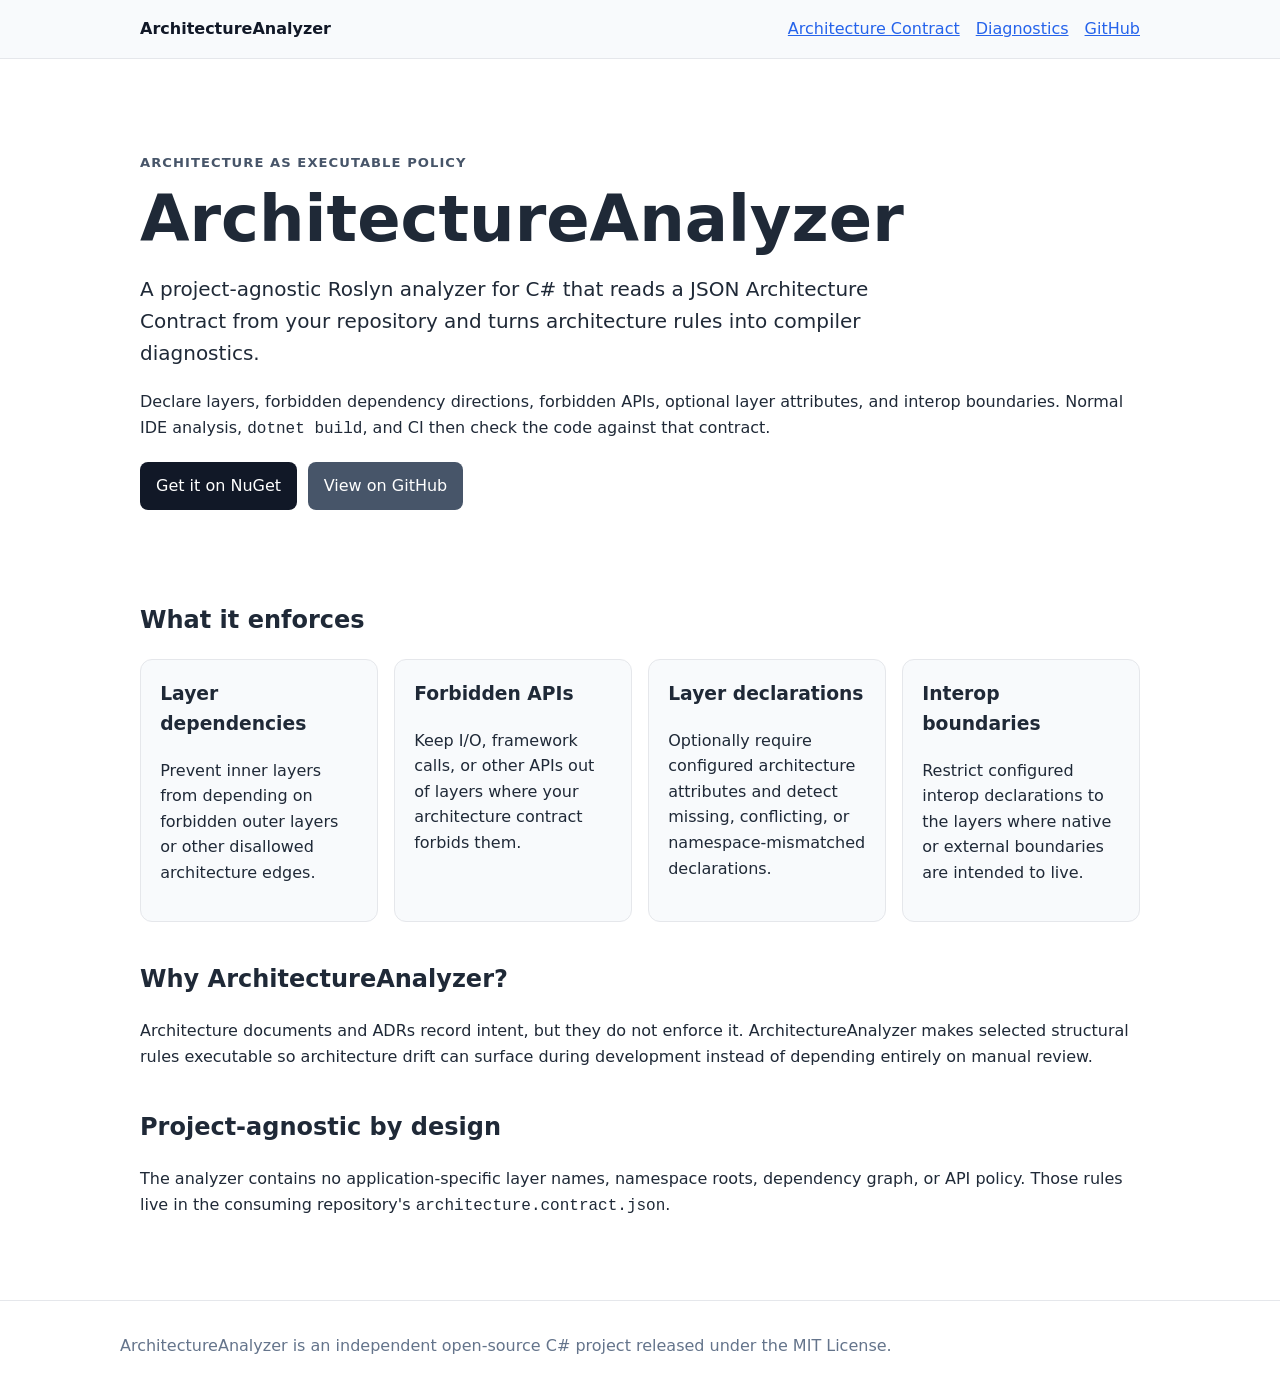
<file: docs/index.html>
<!doctype html>
<html lang="en">
<head>
  <meta charset="utf-8">
  <meta name="viewport" content="width=device-width, initial-scale=1">
  <title>ArchitectureAnalyzer | C# Roslyn Analyzer for Enforcing Software Architecture</title>
  <meta name="description" content="ArchitectureAnalyzer is an open-source C# Roslyn analyzer that enforces architecture contracts, dependency directions, forbidden APIs, layer declarations, and interop boundaries at build time.">
  <link rel="canonical" href="https://mao2009.github.io/ArchitectureAnalyzer/">
  <link rel="stylesheet" href="assets/site.css">
</head>
<body>
<header><nav><a class="brand" href="./">ArchitectureAnalyzer</a><span><a href="contract.html">Architecture Contract</a><a href="diagnostics.html">Diagnostics</a><a href="https://github.com/mao2009/ArchitectureAnalyzer">GitHub</a></span></nav></header>
<main>
<section class="hero"><p class="eyebrow">Architecture as executable policy</p><h1>ArchitectureAnalyzer</h1><p class="lead">A project-agnostic Roslyn analyzer for C# that reads a JSON Architecture Contract from your repository and turns architecture rules into compiler diagnostics.</p><p>Declare layers, forbidden dependency directions, forbidden APIs, optional layer attributes, and interop boundaries. Normal IDE analysis, <code>dotnet build</code>, and CI then check the code against that contract.</p><p><a class="button" href="https://www.nuget.org/packages/loach.ArchitectureAnalyzer">Get it on NuGet</a> <a class="button secondary" href="https://github.com/mao2009/ArchitectureAnalyzer">View on GitHub</a></p></section>
<section><h2>What it enforces</h2><div class="grid"><article><h3>Layer dependencies</h3><p>Prevent inner layers from depending on forbidden outer layers or other disallowed architecture edges.</p></article><article><h3>Forbidden APIs</h3><p>Keep I/O, framework calls, or other APIs out of layers where your architecture contract forbids them.</p></article><article><h3>Layer declarations</h3><p>Optionally require configured architecture attributes and detect missing, conflicting, or namespace-mismatched declarations.</p></article><article><h3>Interop boundaries</h3><p>Restrict configured interop declarations to the layers where native or external boundaries are intended to live.</p></article></div></section>
<section><h2>Why ArchitectureAnalyzer?</h2><p>Architecture documents and ADRs record intent, but they do not enforce it. ArchitectureAnalyzer makes selected structural rules executable so architecture drift can surface during development instead of depending entirely on manual review.</p></section>
<section><h2>Project-agnostic by design</h2><p>The analyzer contains no application-specific layer names, namespace roots, dependency graph, or API policy. Those rules live in the consuming repository's <code>architecture.contract.json</code>.</p></section>
</main>
<footer><p>ArchitectureAnalyzer is an independent open-source C# project released under the MIT License.</p></footer>
</body>
</html>
</file>
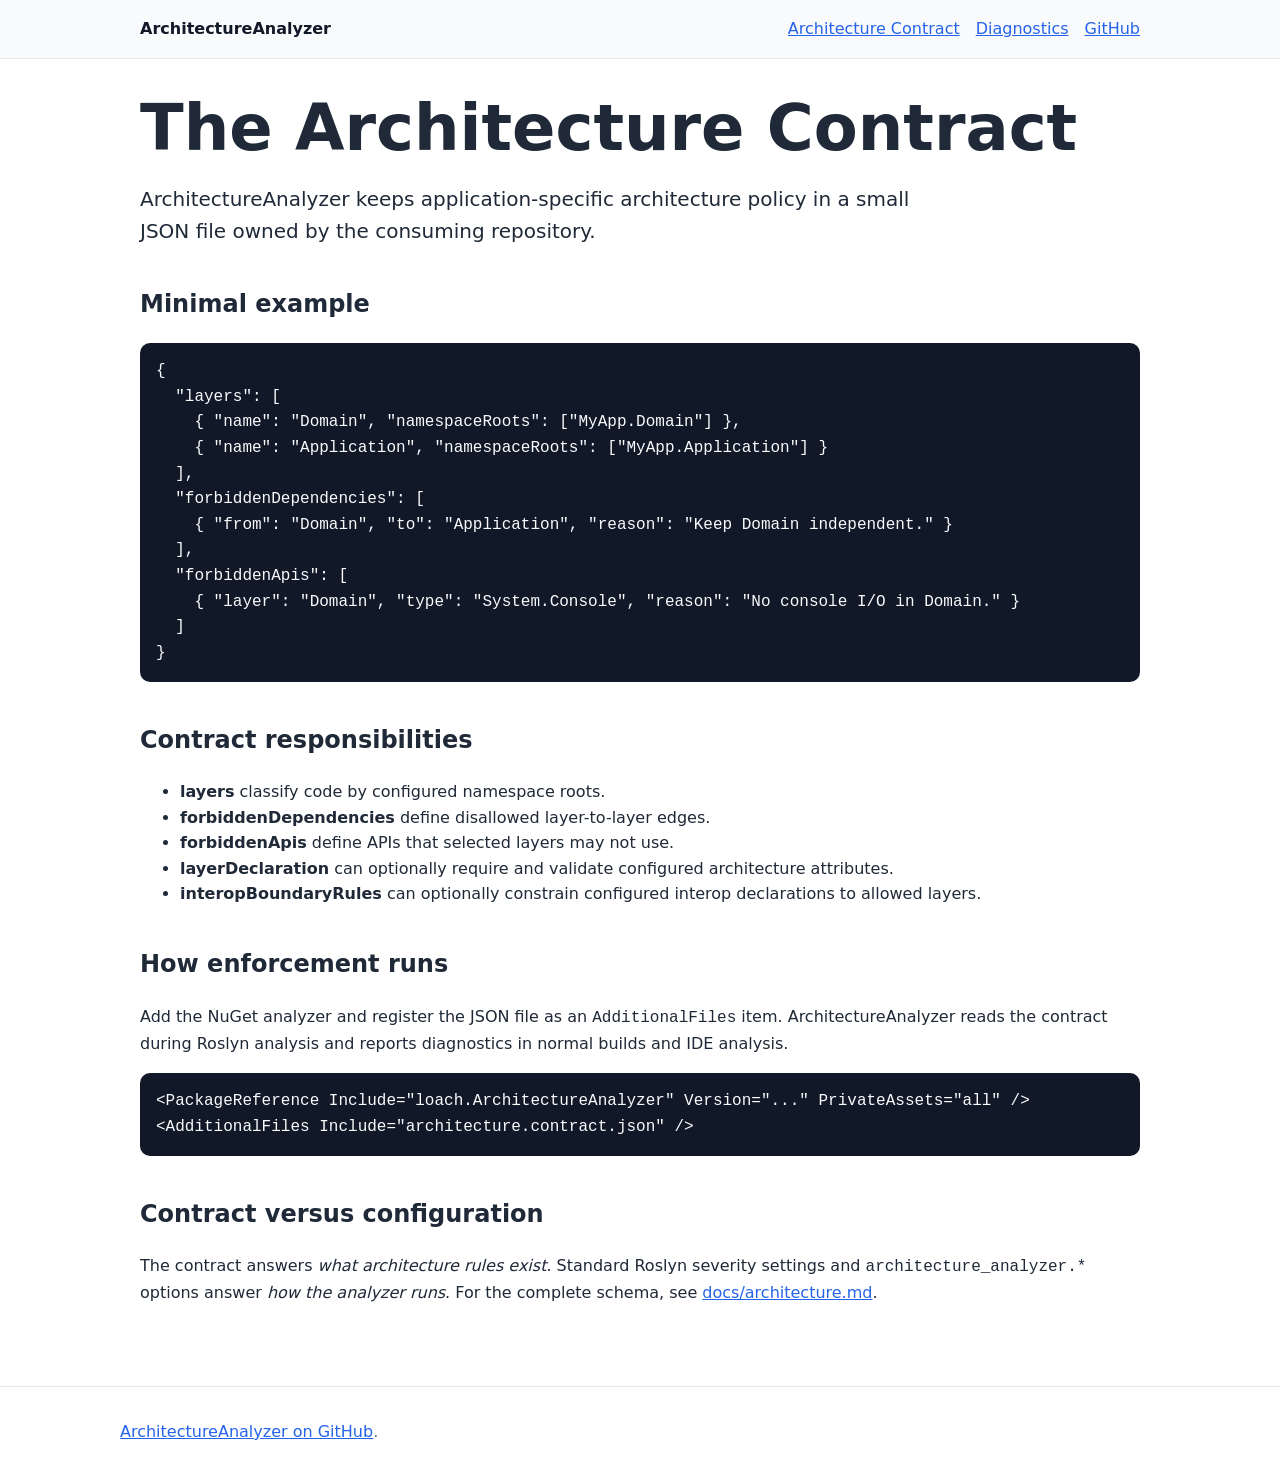
<file: docs/contract.html>
<!doctype html>
<html lang="en">
<head>
  <meta charset="utf-8"><meta name="viewport" content="width=device-width, initial-scale=1">
  <title>Architecture Contract | JSON Rules for C# ArchitectureAnalyzer</title>
  <meta name="description" content="Learn how ArchitectureAnalyzer uses architecture.contract.json to define C# layers, forbidden dependencies, forbidden APIs, layer declarations, and interop boundaries.">
  <link rel="canonical" href="https://mao2009.github.io/ArchitectureAnalyzer/contract.html"><link rel="stylesheet" href="assets/site.css">
</head>
<body><header><nav><a class="brand" href="./">ArchitectureAnalyzer</a><span><a href="contract.html">Architecture Contract</a><a href="diagnostics.html">Diagnostics</a><a href="https://github.com/mao2009/ArchitectureAnalyzer">GitHub</a></span></nav></header>
<main><h1>The Architecture Contract</h1><p class="lead">ArchitectureAnalyzer keeps application-specific architecture policy in a small JSON file owned by the consuming repository.</p>
<section><h2>Minimal example</h2><pre><code>{
  "layers": [
    { "name": "Domain", "namespaceRoots": ["MyApp.Domain"] },
    { "name": "Application", "namespaceRoots": ["MyApp.Application"] }
  ],
  "forbiddenDependencies": [
    { "from": "Domain", "to": "Application", "reason": "Keep Domain independent." }
  ],
  "forbiddenApis": [
    { "layer": "Domain", "type": "System.Console", "reason": "No console I/O in Domain." }
  ]
}</code></pre></section>
<section><h2>Contract responsibilities</h2><ul><li><strong>layers</strong> classify code by configured namespace roots.</li><li><strong>forbiddenDependencies</strong> define disallowed layer-to-layer edges.</li><li><strong>forbiddenApis</strong> define APIs that selected layers may not use.</li><li><strong>layerDeclaration</strong> can optionally require and validate configured architecture attributes.</li><li><strong>interopBoundaryRules</strong> can optionally constrain configured interop declarations to allowed layers.</li></ul></section>
<section><h2>How enforcement runs</h2><p>Add the NuGet analyzer and register the JSON file as an <code>AdditionalFiles</code> item. ArchitectureAnalyzer reads the contract during Roslyn analysis and reports diagnostics in normal builds and IDE analysis.</p><pre><code>&lt;PackageReference Include="loach.ArchitectureAnalyzer" Version="..." PrivateAssets="all" /&gt;
&lt;AdditionalFiles Include="architecture.contract.json" /&gt;</code></pre></section>
<section><h2>Contract versus configuration</h2><p>The contract answers <em>what architecture rules exist</em>. Standard Roslyn severity settings and <code>architecture_analyzer.*</code> options answer <em>how the analyzer runs</em>. For the complete schema, see <a href="https://github.com/mao2009/ArchitectureAnalyzer/blob/main/docs/architecture.md">docs/architecture.md</a>.</p></section>
</main><footer><p><a href="https://github.com/mao2009/ArchitectureAnalyzer">ArchitectureAnalyzer on GitHub</a>.</p></footer></body></html>
</file>
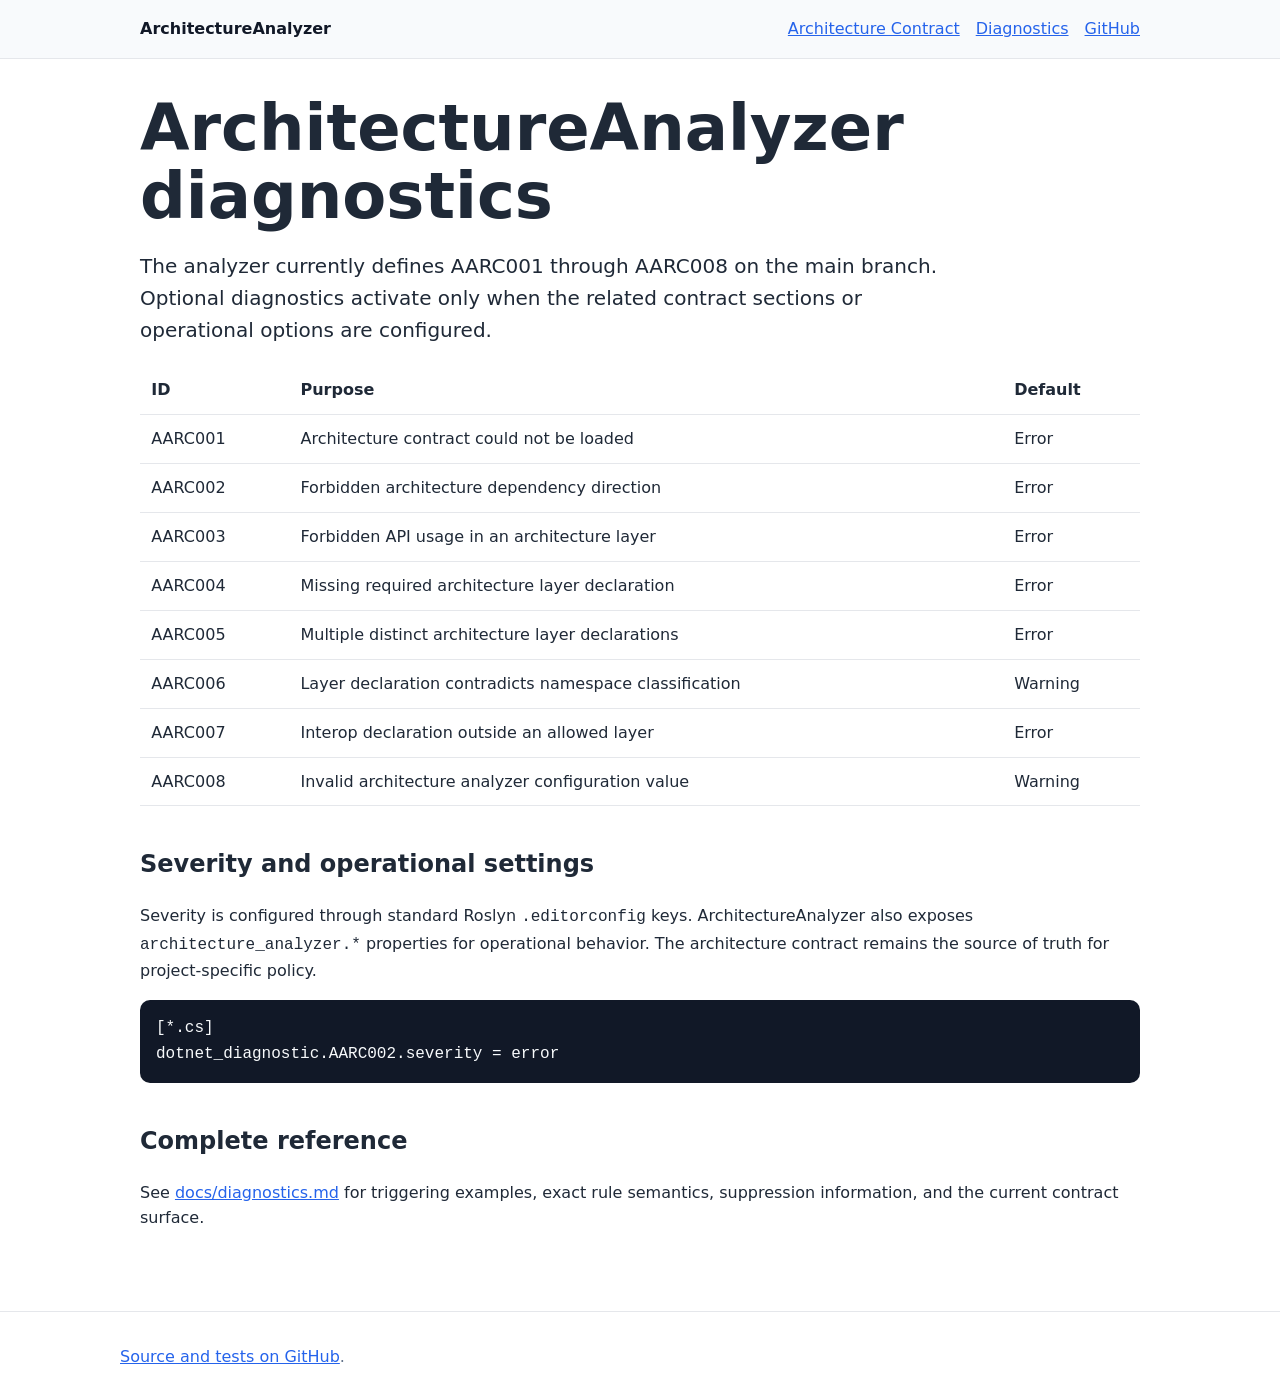
<file: docs/diagnostics.html>
<!doctype html>
<html lang="en">
<head>
  <meta charset="utf-8"><meta name="viewport" content="width=device-width, initial-scale=1">
  <title>ArchitectureAnalyzer Diagnostics | AARC001–AARC008 C# Architecture Rules</title>
  <meta name="description" content="Overview of ArchitectureAnalyzer AARC001–AARC008 Roslyn diagnostics for architecture contracts, dependency rules, forbidden APIs, layer declarations, interop boundaries, and configuration.">
  <link rel="canonical" href="https://mao2009.github.io/ArchitectureAnalyzer/diagnostics.html"><link rel="stylesheet" href="assets/site.css">
</head>
<body><header><nav><a class="brand" href="./">ArchitectureAnalyzer</a><span><a href="contract.html">Architecture Contract</a><a href="diagnostics.html">Diagnostics</a><a href="https://github.com/mao2009/ArchitectureAnalyzer">GitHub</a></span></nav></header>
<main><h1>ArchitectureAnalyzer diagnostics</h1><p class="lead">The analyzer currently defines AARC001 through AARC008 on the main branch. Optional diagnostics activate only when the related contract sections or operational options are configured.</p>
<table><thead><tr><th>ID</th><th>Purpose</th><th>Default</th></tr></thead><tbody>
<tr><td>AARC001</td><td>Architecture contract could not be loaded</td><td>Error</td></tr>
<tr><td>AARC002</td><td>Forbidden architecture dependency direction</td><td>Error</td></tr>
<tr><td>AARC003</td><td>Forbidden API usage in an architecture layer</td><td>Error</td></tr>
<tr><td>AARC004</td><td>Missing required architecture layer declaration</td><td>Error</td></tr>
<tr><td>AARC005</td><td>Multiple distinct architecture layer declarations</td><td>Error</td></tr>
<tr><td>AARC006</td><td>Layer declaration contradicts namespace classification</td><td>Warning</td></tr>
<tr><td>AARC007</td><td>Interop declaration outside an allowed layer</td><td>Error</td></tr>
<tr><td>AARC008</td><td>Invalid architecture analyzer configuration value</td><td>Warning</td></tr>
</tbody></table>
<section><h2>Severity and operational settings</h2><p>Severity is configured through standard Roslyn <code>.editorconfig</code> keys. ArchitectureAnalyzer also exposes <code>architecture_analyzer.*</code> properties for operational behavior. The architecture contract remains the source of truth for project-specific policy.</p><pre><code>[*.cs]
dotnet_diagnostic.AARC002.severity = error
</code></pre></section>
<section><h2>Complete reference</h2><p>See <a href="https://github.com/mao2009/ArchitectureAnalyzer/blob/main/docs/diagnostics.md">docs/diagnostics.md</a> for triggering examples, exact rule semantics, suppression information, and the current contract surface.</p></section>
</main><footer><p><a href="https://github.com/mao2009/ArchitectureAnalyzer">Source and tests on GitHub</a>.</p></footer></body></html>
</file>
<file: docs/assets/site.css>
*{box-sizing:border-box}html{font-family:system-ui,-apple-system,BlinkMacSystemFont,"Segoe UI",sans-serif;line-height:1.6;color:#1f2937;background:#fff}body{margin:0}a{color:#2563eb}header{border-bottom:1px solid #e5e7eb;background:#f8fafc}nav{max-width:1040px;margin:auto;padding:1rem 1.25rem;display:flex;justify-content:space-between;gap:1rem;align-items:center}nav span{display:flex;gap:1rem;flex-wrap:wrap}.brand{font-weight:700;text-decoration:none;color:#111827}main{max-width:1040px;margin:auto;padding:2rem 1.25rem 4rem}.hero{padding:3rem 0 2rem}.eyebrow{text-transform:uppercase;letter-spacing:.08em;font-size:.82rem;font-weight:700;color:#475569}.lead{font-size:1.25rem;max-width:800px}h1{font-size:clamp(2.2rem,6vw,4rem);line-height:1.05;margin:.3rem 0 1rem}h2{margin-top:2.4rem}h3{margin-top:0}.grid{display:grid;grid-template-columns:repeat(auto-fit,minmax(220px,1fr));gap:1rem}.grid article{border:1px solid #e5e7eb;border-radius:12px;padding:1.2rem;background:#f8fafc}.button{display:inline-block;padding:.7rem 1rem;border-radius:8px;background:#111827;color:white;text-decoration:none;margin:.25rem .35rem .25rem 0}.button.secondary{background:#475569}code,pre{font-family:ui-monospace,SFMono-Regular,Consolas,monospace}pre{overflow:auto;padding:1rem;border-radius:10px;background:#111827;color:#f8fafc}table{width:100%;border-collapse:collapse;margin-top:1rem}th,td{padding:.7rem;border-bottom:1px solid #e5e7eb;text-align:left;vertical-align:top}footer{border-top:1px solid #e5e7eb;padding:2rem 1.25rem;color:#64748b}footer p{max-width:1040px;margin:auto}@media(max-width:640px){nav{align-items:flex-start;flex-direction:column}.hero{padding-top:2rem}table{font-size:.92rem}}
</file>
